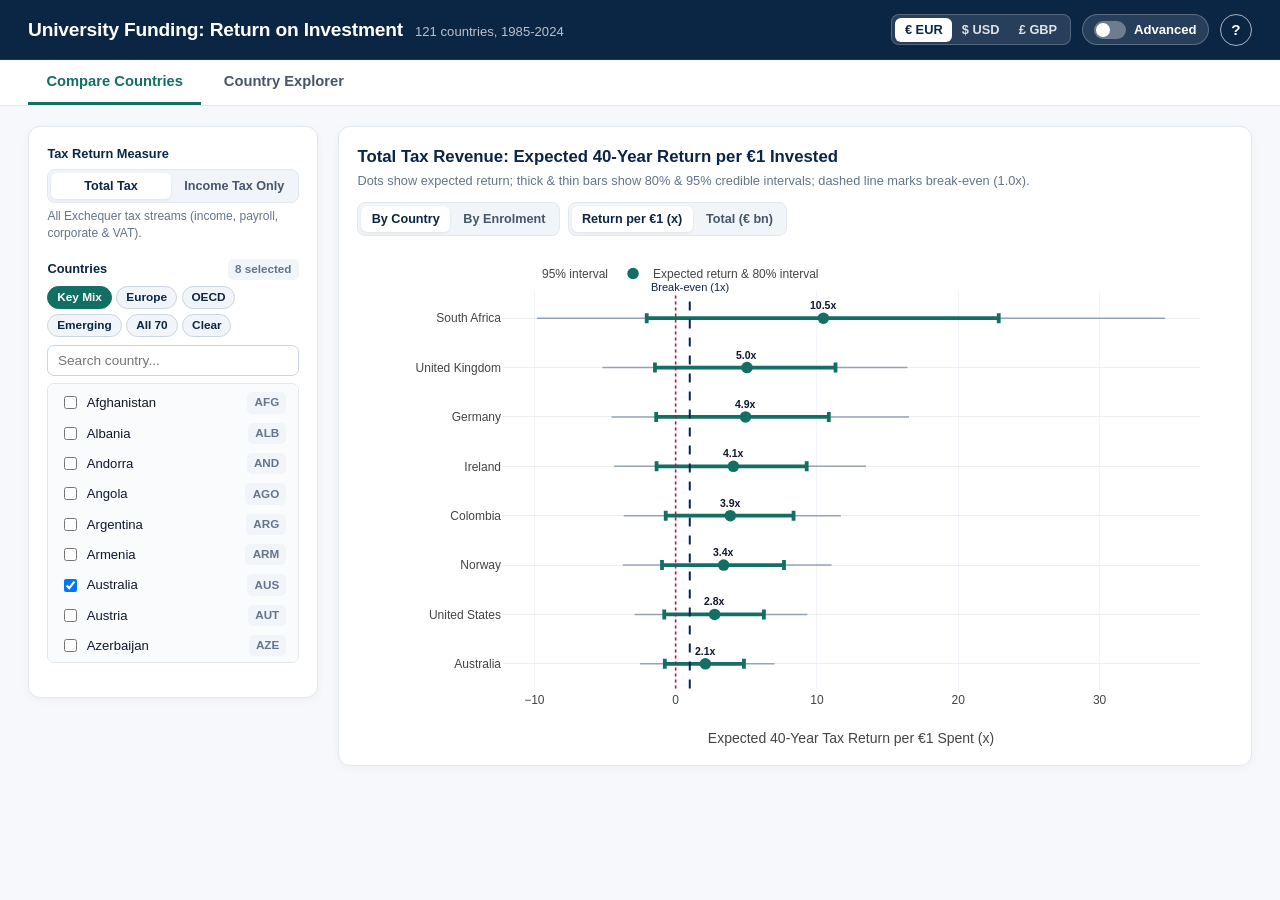
<file: app/index.html>
<!DOCTYPE html>
<html lang="en-GB">
<head>
  <meta charset="UTF-8" />
  <meta name="viewport" content="width=device-width, initial-scale=1.0" />
  <title>University Funding: Return on Investment</title>
  <link rel="icon" type="image/svg+xml" href="favicon.svg" />
  <link rel="alternate icon" type="image/png" href="favicon.png" />
  <link rel="apple-touch-icon" href="favicon.png" />
  <link rel="stylesheet" href="styles.css" />
  <script src="https://cdn.plot.ly/plotly-2.35.2.min.js"></script>
</head>
<body>

  <!-- Clean Top Header -->
  <header class="app-header">
    <div class="header-inner">
      <div class="brand-wrap">
        <h1 class="app-title">University Funding: Return on Investment</h1>
        <span class="app-subtitle">121 countries, 1985-2024</span>
      </div>

      <div class="header-actions">
        <!-- Simple Currency Switcher -->
        <div class="currency-pills" id="currency-pills" role="group" aria-label="Currency">
          <button type="button" class="curr-btn active" data-curr="EUR">&euro; EUR</button>
          <button type="button" class="curr-btn" data-curr="USD">$ USD</button>
          <button type="button" class="curr-btn" data-curr="GBP">&pound; GBP</button>
        </div>

        <!-- Advanced Unit Scale (Only visible when Advanced is ON) -->
        <select id="adv-scale-select" class="adv-unit-select adv-only" aria-label="Scale">
          <option value="TOTAL" selected>Country total (bn)</option>
          <option value="PER_CAPITA">Per person / yr</option>
          <option value="PP">Percentage points (pp)</option>
        </select>

        <!-- Global Advanced Mode Switch -->
        <label class="adv-switch-label" for="adv-mode-toggle" title="Show advanced modelling &amp; scenario options">
          <input type="checkbox" id="adv-mode-toggle" class="adv-switch-input" />
          <span class="adv-switch-track"><span class="adv-switch-thumb"></span></span>
          <span>Advanced</span>
        </label>

        <button type="button" class="help-btn" id="btn-help" title="Quick guide" aria-label="Quick guide">?</button>
      </div>
    </div>
  </header>

  <!-- 2-Tab Navigation -->
  <nav class="tabs-nav" aria-label="Main navigation">
    <div class="tabs-inner">
      <button class="tab-btn active" data-tab="tab1" id="btn-tab1" type="button">Compare Countries</button>
      <button class="tab-btn" data-tab="tab2" id="btn-tab2" type="button">Country Explorer</button>
    </div>
  </nav>

  <!-- Main Workspace -->
  <main class="app-container">

    <!-- =================================================================== -->
    <!-- TAB 1: Compare Countries                                            -->
    <!-- =================================================================== -->
    <section class="tab-pane active" id="tab1">
      <div class="workspace-grid">
        <aside class="panel-card">
          <!-- Simple Tax Measure Toggle -->
          <div class="control-group">
            <span class="control-label">Tax Return Measure</span>
            <div class="segmented-group" id="t1-simple-outcome">
              <button type="button" class="seg-btn active" data-out="tax_gdp">Total Tax</button>
              <button type="button" class="seg-btn" data-out="inc_gdp">Income Tax Only</button>
            </div>
            <div class="control-hint" id="t1-outcome-hint">All Exchequer tax streams (income, payroll, corporate &amp; VAT).</div>
          </div>

          <!-- Country Selector -->
          <div class="control-group">
            <div style="display:flex; justify-content:space-between; align-items:center; margin-bottom:0.35rem;">
              <span class="control-label" style="margin:0;">Countries</span>
              <span id="t1-selected-count" class="country-tag">8 selected</span>
            </div>

            <div class="preset-pills">
              <button type="button" class="preset-pill active" data-preset="default">Key Mix</button>
              <button type="button" class="preset-pill" data-preset="europe">Europe</button>
              <button type="button" class="preset-pill" data-preset="oecd">OECD</button>
              <button type="button" class="preset-pill" data-preset="emerging">Emerging</button>
              <button type="button" class="preset-pill" data-preset="all">All 70</button>
              <button type="button" class="preset-pill" data-preset="clear">Clear</button>
            </div>

            <input type="text" id="t1-country-search" placeholder="Search country..." />
            <div class="country-list-box" id="t1-country-list"></div>
          </div>

          <!-- Advanced Controls (Hidden by default) -->
          <div class="adv-box adv-only">
            <span class="adv-badge">Advanced Options</span>

            <div class="control-group">
              <label class="control-label" for="t1-adv-outcome">All Modelled Outcomes (Y1-Y4)</label>
              <select id="t1-adv-outcome">
                <option value="tax_gdp" selected>Y1: Total Non-Resource Tax (% GDP)</option>
                <option value="inc_gdp">Y2: Direct Income &amp; Profit Tax (% GDP)</option>
                <option value="inc_share">Y3: Direct Income Tax Share (% of tax)</option>
                <option value="goods_share">Y4: Goods &amp; VAT Share (% of tax)</option>
              </select>
            </div>

            <div class="control-group">
              <label class="control-label" for="t1-horizon-select">Time Horizon</label>
              <select id="t1-horizon-select">
                <option value="career" selected>40-Year Career Return</option>
                <option value="10">10-Year Annual Flow</option>
                <option value="5">5-Year Annual Flow</option>
                <option value="both">5-Year vs 10-Year Flow</option>
              </select>
            </div>

            <div class="control-group" id="t1-accounting-wrap">
              <label class="control-label" for="t1-accounting-select">Career Multiplier Rule</label>
              <select id="t1-accounting-select">
                <option value="8.0" selected>Undiscounted Career (8.0x Year-10 flow)</option>
                <option value="5.7">Discounted at r - g = 1.5% (5.7x)</option>
                <option value="4.0">Conservative Two-Wave Bound (4.0x)</option>
              </select>
            </div>

            <div class="control-group" id="t1-scatter-axes-wrap" style="display:none;">
              <label class="control-label" for="t1-scatter-x-select">Scatter Horizontal Axis</label>
              <select id="t1-scatter-x-select">
                <option value="enrolment" selected>Tertiary Enrolment (% of young adults)</option>
                <option value="Z1">Per-Student Spend (% of GDP/person, Z1)</option>
                <option value="Z3">Real Spend per Student (PPP USD, Z3)</option>
                <option value="Z4">Total University Budget (% of GDP, Z4)</option>
              </select>
            </div>

            <button type="button" class="secondary-btn" id="t1-download-btn">Download Selected CSV</button>
          </div>
        </aside>

        <div class="panel-card">
          <div class="chart-header">
            <div class="chart-title-block">
              <h2 id="t1-chart-title">Expected 40-Year Tax Return per +10 pp Per-Student Funding Boost</h2>
              <p class="chart-subtitle" id="t1-chart-subtitle">Points show posterior mean; thick &amp; thin bars show 80% &amp; 95% credible intervals.</p>
            </div>

            <div class="chart-controls">
              <div class="segmented-group compact" id="t1-view-group">
                <button type="button" class="seg-btn active" data-view="ranking">By Country</button>
                <button type="button" class="seg-btn" data-view="scatter">By Enrolment</button>
              </div>

              <div class="segmented-group compact" id="t1-metric-group">
                <button type="button" class="seg-btn active" data-metric="bcr">Return per 1 Spent (x)</button>
                <button type="button" class="seg-btn" data-metric="currency">Currency Total</button>
              </div>
            </div>
          </div>

          <div id="t1-main-plot" class="plot-box-lg"></div>
        </div>
      </div>
    </section>

    <!-- =================================================================== -->
    <!-- TAB 2: Country Explorer                                             -->
    <!-- =================================================================== -->
    <section class="tab-pane" id="tab2">
      <div class="workspace-grid">
        <aside class="panel-card">
          <div class="control-group">
            <label class="control-label" for="t3-country-select">Country</label>
            <select id="t3-country-select"></select>
          </div>

          <div class="control-group">
            <label class="control-label" for="t3-change-select">Funding Change</label>
            <select id="t3-change-select">
              <option value="0.5">+5 pp per student (Modest boost)</option>
              <option value="1.0" selected>+10 pp per student (Standard boost)</option>
              <option value="1.5">+15 pp per student (Major boost)</option>
              <option value="-1.0">-10 pp per student (Funding cut)</option>
            </select>
          </div>

          <div class="control-group">
            <span class="control-label">Chart View</span>
            <div class="segmented-group" id="t3-view-group">
              <button type="button" class="seg-btn active" data-t3view="career">40-Yr Career</button>
              <button type="button" class="seg-btn" data-t3view="annual">5 vs 10 Years</button>
            </div>
          </div>

          <!-- Advanced Country Explorer Options (Hidden by default) -->
          <div class="adv-box adv-only">
            <span class="adv-badge">Advanced Options</span>

            <div class="control-group">
              <label class="control-label" for="t3-z-select">Funding Definition (Z1-Z4)</label>
              <select id="t3-z-select">
                <option value="Z1" selected>Z1: Per-Student Spend (% GDP/person)</option>
                <option value="Z2">Z2: Within-Country 5-Yr Expansion</option>
                <option value="Z3">Z3: Real PPP Dollars per Student (+25%)</option>
                <option value="Z4">Z4: Total Budget Only (Unprotected)</option>
              </select>
            </div>

            <div class="control-group">
              <label class="control-label" for="t3-accounting-select">Career Multiplier Rule</label>
              <select id="t3-accounting-select">
                <option value="8.0" selected>Undiscounted Career (8.0x)</option>
                <option value="5.7">Discounted at 1.5% (5.7x)</option>
                <option value="4.0">Conservative Two-Wave (4.0x)</option>
              </select>
            </div>

            <div class="control-group">
              <span class="control-label">Policy Presets</span>
              <div class="preset-pills" id="t3-scenario-pills">
                <button type="button" class="preset-pill active" data-scen="boost">Per-Student Boost</button>
                <button type="button" class="preset-pill" data-scen="funded_exp">Funded Expansion</button>
                <button type="button" class="preset-pill" data-scen="crowding">Unfunded Crowding</button>
                <button type="button" class="preset-pill" data-scen="cut">Budget Cut</button>
              </div>
            </div>

            <div class="control-group">
              <span class="control-label">Custom National Baseline (Optional Override)</span>
              <div class="mini-grid-2">
                <div>
                  <label class="control-hint" for="t3-base-spend">Spend/Stu (% GDP/pc)</label>
                  <input type="number" id="t3-base-spend" step="0.5" min="1" max="250" />
                </div>
                <div>
                  <label class="control-hint" for="t3-base-enrol">Enrolment (%)</label>
                  <input type="number" id="t3-base-enrol" step="1" min="1" max="140" />
                </div>
              </div>
              <div class="mini-grid-2">
                <div>
                  <label class="control-hint" for="t3-base-budget">Uni Budget (% GDP)</label>
                  <input type="number" id="t3-base-budget" step="0.05" min="0.05" max="5" />
                </div>
                <div>
                  <label class="control-hint" for="t3-base-gdp" id="t3-base-gdp-label">GDP (EUR bn)</label>
                  <input type="number" id="t3-base-gdp" step="5" min="0.5" max="40000" />
                </div>
              </div>
            </div>

            <div class="control-group">
              <span class="control-label">Counterfactual Moderators</span>

              <div class="slider-item">
                <div class="slider-header">
                  <span>Secondary Enrolment (%)</span>
                  <span class="slider-val" id="val-gross_seco_enrolment_pct">--</span>
                </div>
                <input type="range" id="mod-gross_seco_enrolment_pct" min="15" max="140" step="1" />
              </div>

              <div class="slider-item">
                <div class="slider-header">
                  <span>Income Tax Share (%)</span>
                  <span class="slider-val" id="val-income_profit_tax_share_rev_pct">--</span>
                </div>
                <input type="range" id="mod-income_profit_tax_share_rev_pct" min="5" max="65" step="0.5" />
              </div>

              <div class="slider-item">
                <div class="slider-header">
                  <span>Working-Age Share (%)</span>
                  <span class="slider-val" id="val-working_age_pop_15_64_pct">--</span>
                </div>
                <input type="range" id="mod-working_age_pop_15_64_pct" min="48" max="78" step="0.5" />
              </div>

              <div class="slider-item">
                <div class="slider-header">
                  <span>Income Inequality (Gini)</span>
                  <span class="slider-val" id="val-gini_disp_harmonised">--</span>
                </div>
                <input type="range" id="mod-gini_disp_harmonised" min="22" max="62" step="0.5" />
              </div>

              <button type="button" class="secondary-btn" id="t3-reset-btn">Reset to Country Defaults</button>
            </div>
          </div>
        </aside>

        <div>
          <!-- 3 Clean KPI Cards -->
          <div class="kpi-grid">
            <div class="kpi-card">
              <div class="kpi-label" id="kpi-cost-label">Cohort Degree Cost</div>
              <div class="kpi-value" id="kpi-cost-val">--</div>
              <div class="kpi-sub" id="kpi-cost-sub">--</div>
            </div>

            <div class="kpi-card highlight">
              <div class="kpi-label" id="kpi-ret-label">Expected 40-Year Total Tax</div>
              <div class="kpi-value">
                <span id="kpi-ret-val">--</span>
                <span class="kpi-pill" id="kpi-ret-pill">--</span>
              </div>
              <div class="kpi-sub" id="kpi-ret-sub">--</div>
            </div>

            <div class="kpi-card">
              <div class="kpi-label">Chance of Net Gain &amp; Floor</div>
              <div class="kpi-value" id="kpi-prob-val">--</div>
              <div class="kpi-sub" id="kpi-prob-sub">--</div>
            </div>
          </div>

          <div class="panel-card">
            <div class="chart-header">
              <div class="chart-title-block">
                <h2 id="t3-chart-title">Ireland: Cohort Cost vs Expected 40-Year Tax Return</h2>
                <p class="chart-subtitle" id="t3-chart-subtitle">Error bars show 95% credible intervals; dashed line marks break-even.</p>
              </div>
            </div>

            <div id="t3-main-plot" class="plot-box"></div>
          </div>
        </div>
      </div>
    </section>

    <!-- =================================================================== -->
    <!-- QUICK GUIDE (Opened via '?' button)                                 -->
    <!-- =================================================================== -->
    <section class="tab-pane" id="help-pane">
      <div class="help-card">
        <h2>Quick Guide</h2>
        <p>
          This explorer summarises causal estimates across 121 countries (1985-2024) of how changes in public per-student university spending affect national tax revenue.
        </p>

        <h3>Simple vs Advanced Mode</h3>
        <ul>
          <li>By default, the app shows the headline <strong>40-year career return</strong> per entering student cohort with <strong>80% and 95% credible intervals</strong>.</li>
          <li>Switch <strong>Advanced</strong> on in the top-right bar at any time to unlock 5-year and 10-year annual horizons, discounted and conservative accounting rules, all four funding definitions (Z1 to Z4), tax-share outcomes (Y3 and Y4), and custom national baseline inputs.</li>
        </ul>

        <h3>Total Tax vs Income Tax Only</h3>
        <ul>
          <li><strong>Total Tax:</strong> Captures all non-resource Exchequer receipts (income, payroll/social insurance, corporate, and VAT).</li>
          <li><strong>Income Tax Only:</strong> Conservative floor counting direct personal income and corporate profit taxes alone.</li>
          <li>Note that 10-year aggregate tax-to-GDP changes carry substantial macroeconomic uncertainty, shown directly by the error bars on every chart.</li>
        </ul>

        <button type="button" class="secondary-btn" id="btn-close-help" style="max-width:190px; margin-top:1rem;">&larr; Back to App</button>
      </div>
    </section>

  </main>

  <script src="data/app_data.js"></script>
  <script src="app.js"></script>
</body>
</html>
</file>
<file: app/styles.css>
:root {
  --navy: #0b2545;
  --navy-mid: #134074;
  --teal: #136f63;
  --teal-soft: #eef7f5;
  --amber: #d97706;
  --crimson: #be123c;
  --bg: #f6f8fb;
  --card: #ffffff;
  --border: #e2e8f0;
  --border-strong: #cbd5e1;
  --text: #0f172a;
  --muted: #475569;
  --subtle: #64748b;
  --shadow: 0 2px 10px rgba(15, 23, 42, 0.04);
  --radius: 12px;
}

* {
  box-sizing: border-box;
}

body {
  margin: 0;
  font-family: -apple-system, BlinkMacSystemFont, "Segoe UI", Roboto, "Helvetica Neue", Arial, sans-serif;
  background-color: var(--bg);
  color: var(--text);
  line-height: 1.45;
  -webkit-font-smoothing: antialiased;
}

/* Hide advanced controls whenever Advanced Mode is off */
body:not(.advanced-mode) .adv-only {
  display: none !important;
}

/* Top Header */
.app-header {
  background: var(--navy);
  color: #ffffff;
  padding: 0.85rem 1.75rem;
  border-bottom: 1px solid rgba(255, 255, 255, 0.08);
}

.header-inner {
  max-width: 1320px;
  margin: 0 auto;
  display: flex;
  flex-wrap: wrap;
  justify-content: space-between;
  align-items: center;
  gap: 0.85rem;
}

.brand-wrap {
  display: flex;
  align-items: baseline;
  gap: 0.75rem;
  flex-wrap: wrap;
}

.app-title {
  margin: 0;
  font-size: 1.2rem;
  font-weight: 700;
  letter-spacing: -0.01em;
}

.app-subtitle {
  font-size: 0.82rem;
  color: rgba(255, 255, 255, 0.72);
  font-weight: 500;
}

.header-actions {
  display: flex;
  align-items: center;
  gap: 0.7rem;
  flex-wrap: wrap;
}

/* Currency Pills in Header */
.currency-pills {
  display: inline-flex;
  background: rgba(255, 255, 255, 0.12);
  padding: 0.18rem;
  border-radius: 8px;
  border: 1px solid rgba(255, 255, 255, 0.2);
}

.curr-btn {
  appearance: none;
  background: transparent;
  border: none;
  color: rgba(255, 255, 255, 0.85);
  padding: 0.28rem 0.6rem;
  border-radius: 6px;
  font-size: 0.8rem;
  font-weight: 600;
  cursor: pointer;
  transition: all 0.15s ease;
}

.curr-btn:hover {
  color: #ffffff;
}

.curr-btn.active {
  background: #ffffff;
  color: var(--navy);
}

/* Advanced Scale Dropdown (only visible in Advanced Mode) */
.adv-unit-select {
  width: auto;
  padding: 0.3rem 0.55rem;
  border-radius: 7px;
  border: 1px solid rgba(255, 255, 255, 0.28);
  background: rgba(255, 255, 255, 0.14);
  color: #ffffff;
  font-size: 0.8rem;
  font-weight: 600;
  cursor: pointer;
}

.adv-unit-select option {
  color: var(--text);
  background: #ffffff;
}

/* Advanced Toggle Switch */
.adv-switch-label {
  display: inline-flex;
  align-items: center;
  gap: 0.5rem;
  background: rgba(255, 255, 255, 0.12);
  border: 1px solid rgba(255, 255, 255, 0.24);
  padding: 0.3rem 0.7rem;
  border-radius: 999px;
  cursor: pointer;
  user-select: none;
  font-size: 0.82rem;
  font-weight: 600;
  color: #ffffff;
  transition: all 0.15s ease;
}

.adv-switch-label:hover {
  background: rgba(255, 255, 255, 0.2);
}

body.advanced-mode .adv-switch-label {
  background: var(--teal);
  border-color: rgba(255, 255, 255, 0.5);
}

.adv-switch-input {
  position: absolute;
  opacity: 0;
  width: 0;
  height: 0;
}

.adv-switch-track {
  position: relative;
  width: 32px;
  height: 18px;
  background: rgba(255, 255, 255, 0.32);
  border-radius: 999px;
  transition: background 0.18s ease;
}

.adv-switch-thumb {
  position: absolute;
  top: 2px;
  left: 2px;
  width: 14px;
  height: 14px;
  background: #ffffff;
  border-radius: 50%;
  transition: transform 0.18s ease;
}

.adv-switch-input:checked + .adv-switch-track {
  background: rgba(255, 255, 255, 0.45);
}

.adv-switch-input:checked + .adv-switch-track .adv-switch-thumb {
  transform: translateX(14px);
}

.help-btn {
  width: 32px;
  height: 32px;
  border-radius: 50%;
  border: 1.5px solid rgba(255, 255, 255, 0.65);
  background: transparent;
  color: #ffffff;
  font-size: 0.95rem;
  font-weight: 700;
  cursor: pointer;
  display: inline-flex;
  align-items: center;
  justify-content: center;
  transition: all 0.15s ease;
}

.help-btn:hover,
.help-btn.active {
  background: #ffffff;
  color: var(--navy);
}

/* Navigation Tabs */
.tabs-nav {
  background: #ffffff;
  border-bottom: 1px solid var(--border);
  position: sticky;
  top: 0;
  z-index: 40;
}

.tabs-inner {
  max-width: 1320px;
  margin: 0 auto;
  padding: 0 1.75rem;
  display: flex;
  gap: 0.25rem;
  overflow-x: auto;
}

.tab-btn {
  appearance: none;
  background: transparent;
  border: none;
  border-bottom: 3px solid transparent;
  padding: 0.8rem 1.15rem;
  font-size: 0.92rem;
  font-weight: 600;
  color: var(--muted);
  cursor: pointer;
  white-space: nowrap;
  transition: all 0.15s ease;
}

.tab-btn:hover {
  color: var(--navy);
}

.tab-btn.active {
  color: var(--teal);
  border-bottom-color: var(--teal);
}

/* Main Workspace */
.app-container {
  max-width: 1320px;
  margin: 1.25rem auto 2.5rem;
  padding: 0 1.75rem;
}

.tab-pane {
  display: none;
}

.tab-pane.active {
  display: block;
}

.workspace-grid {
  display: grid;
  grid-template-columns: 290px 1fr;
  gap: 1.25rem;
  align-items: start;
}

@media (max-width: 940px) {
  .workspace-grid {
    grid-template-columns: 1fr;
  }
}

/* Cards */
.panel-card {
  background: var(--card);
  border: 1px solid var(--border);
  border-radius: var(--radius);
  box-shadow: var(--shadow);
  padding: 1.15rem;
}

.chart-header {
  display: flex;
  flex-wrap: wrap;
  justify-content: space-between;
  align-items: center;
  gap: 0.75rem;
  margin-bottom: 0.65rem;
}

.chart-title-block h2 {
  margin: 0;
  font-size: 1.05rem;
  font-weight: 700;
  color: var(--navy);
}

.chart-subtitle {
  margin: 0.15rem 0 0;
  font-size: 0.8rem;
  color: var(--subtle);
}

.chart-controls {
  display: flex;
  flex-wrap: wrap;
  align-items: center;
  gap: 0.5rem;
}

/* Controls */
.control-group {
  margin-bottom: 1rem;
}

.control-group:last-child {
  margin-bottom: 0;
}

.control-label {
  display: block;
  font-size: 0.8rem;
  font-weight: 600;
  color: var(--navy);
  margin-bottom: 0.35rem;
}

.control-hint {
  margin-top: 0.3rem;
  font-size: 0.75rem;
  color: var(--subtle);
}

select,
input[type="text"],
input[type="number"] {
  width: 100%;
  padding: 0.46rem 0.6rem;
  border: 1px solid var(--border-strong);
  border-radius: 7px;
  font-size: 0.85rem;
  color: var(--text);
  background: #ffffff;
}

select:focus,
input[type="text"]:focus,
input[type="number"]:focus {
  outline: none;
  border-color: var(--teal);
}

/* Segmented Buttons */
.segmented-group {
  display: inline-flex;
  width: 100%;
  background: #f1f5f9;
  padding: 0.18rem;
  border-radius: 8px;
  border: 1px solid var(--border);
  gap: 0.18rem;
}

.segmented-group.compact {
  width: auto;
}

.seg-btn {
  flex: 1;
  background: transparent;
  border: none;
  padding: 0.38rem 0.65rem;
  font-size: 0.79rem;
  font-weight: 600;
  color: var(--muted);
  border-radius: 6px;
  cursor: pointer;
  white-space: nowrap;
  transition: all 0.12s ease;
}

.seg-btn:hover {
  color: var(--navy);
}

.seg-btn.active {
  background: #ffffff;
  color: var(--navy);
  box-shadow: 0 1px 3px rgba(15, 23, 42, 0.08);
}

/* Advanced Panel Box inside Sidebar */
.adv-box {
  margin-top: 1rem;
  padding-top: 0.95rem;
  border-top: 1px dashed var(--border-strong);
}

.adv-badge {
  display: inline-block;
  font-size: 0.7rem;
  font-weight: 700;
  text-transform: uppercase;
  letter-spacing: 0.04em;
  color: var(--teal);
  background: var(--teal-soft);
  padding: 0.15rem 0.5rem;
  border-radius: 999px;
  margin-bottom: 0.65rem;
}

/* Preset Pills */
.preset-pills {
  display: flex;
  flex-wrap: wrap;
  gap: 0.3rem;
  margin-bottom: 0.5rem;
}

.preset-pill {
  background: #f1f5f9;
  border: 1px solid var(--border-strong);
  color: var(--navy);
  padding: 0.22rem 0.55rem;
  border-radius: 999px;
  font-size: 0.74rem;
  font-weight: 600;
  cursor: pointer;
}

.preset-pill:hover {
  background: #e2e8f0;
}

.preset-pill.active {
  background: var(--teal);
  border-color: var(--teal);
  color: #ffffff;
}

/* Country Checklist */
.country-list-box {
  max-height: 280px;
  overflow-y: auto;
  border: 1px solid var(--border);
  border-radius: 7px;
  padding: 0.25rem;
  background: #fafbfc;
  margin-top: 0.4rem;
}

.country-item {
  display: flex;
  align-items: center;
  justify-content: space-between;
  padding: 0.28rem 0.45rem;
  border-radius: 5px;
  font-size: 0.82rem;
}

.country-item:hover {
  background: #f1f5f9;
}

.country-item label {
  display: flex;
  align-items: center;
  gap: 0.45rem;
  cursor: pointer;
  flex: 1;
}

.country-tag {
  font-size: 0.73rem;
  font-weight: 600;
  color: var(--subtle);
  background: #f1f5f9;
  padding: 0.14rem 0.45rem;
  border-radius: 5px;
}

/* Plot Containers */
.plot-box-lg {
  width: 100%;
  min-height: 500px;
}

.plot-box {
  width: 100%;
  min-height: 460px;
}

/* KPI Metric Cards on Tab 3 */
.kpi-grid {
  display: grid;
  grid-template-columns: repeat(3, 1fr);
  gap: 0.9rem;
  margin-bottom: 1rem;
}

@media (max-width: 760px) {
  .kpi-grid {
    grid-template-columns: 1fr;
  }
}

.kpi-card {
  background: var(--card);
  border: 1px solid var(--border);
  border-radius: var(--radius);
  box-shadow: var(--shadow);
  padding: 0.95rem 1.1rem;
}

.kpi-card.highlight {
  border-top: 3px solid var(--teal);
}

.kpi-label {
  font-size: 0.78rem;
  font-weight: 600;
  color: var(--muted);
  margin-bottom: 0.25rem;
}

.kpi-value {
  font-size: 1.55rem;
  font-weight: 700;
  color: var(--navy);
  letter-spacing: -0.02em;
  display: flex;
  align-items: baseline;
  gap: 0.45rem;
  flex-wrap: wrap;
}

.kpi-pill {
  font-size: 0.76rem;
  font-weight: 700;
  color: var(--teal);
  background: var(--teal-soft);
  padding: 0.12rem 0.48rem;
  border-radius: 999px;
}

.kpi-sub {
  margin-top: 0.25rem;
  font-size: 0.76rem;
  color: var(--subtle);
}

/* Player Bar on Tab 2 */
.player-bar {
  display: flex;
  align-items: center;
  gap: 0.85rem;
  background: var(--card);
  border: 1px solid var(--border);
  border-radius: var(--radius);
  padding: 0.7rem 1rem;
  margin-bottom: 0.9rem;
  box-shadow: var(--shadow);
}

.play-btn {
  background: var(--teal);
  color: #ffffff;
  border: none;
  border-radius: 7px;
  padding: 0.42rem 0.9rem;
  font-size: 0.82rem;
  font-weight: 600;
  cursor: pointer;
  white-space: nowrap;
}

.play-btn:hover {
  opacity: 0.92;
}

.wave-slider-wrap {
  flex: 1;
}

.wave-slider-wrap input[type="range"] {
  width: 100%;
  accent-color: var(--teal);
  cursor: pointer;
}

.wave-ticks {
  display: flex;
  justify-content: space-between;
  font-size: 0.7rem;
  color: var(--subtle);
  margin-top: 0.1rem;
}

.wave-badge {
  font-size: 0.82rem;
  font-weight: 700;
  color: var(--navy);
  background: #f1f5f9;
  padding: 0.28rem 0.65rem;
  border-radius: 6px;
  white-space: nowrap;
}

/* Sliders & Custom Inputs in Advanced Mode */
.mini-grid-2 {
  display: grid;
  grid-template-columns: 1fr 1fr;
  gap: 0.5rem;
  margin-bottom: 0.65rem;
}

.slider-item {
  margin-bottom: 0.6rem;
}

.slider-header {
  display: flex;
  justify-content: space-between;
  font-size: 0.75rem;
  color: var(--muted);
  margin-bottom: 0.15rem;
}

.slider-val {
  font-weight: 600;
  color: var(--navy);
}

.slider-item input[type="range"] {
  width: 100%;
  accent-color: var(--teal);
}

.secondary-btn {
  width: 100%;
  padding: 0.42rem 0.65rem;
  border: 1px solid var(--border-strong);
  border-radius: 7px;
  background: #f8fafc;
  color: var(--navy);
  font-size: 0.79rem;
  font-weight: 600;
  cursor: pointer;
  margin-top: 0.35rem;
}

.secondary-btn:hover {
  background: #e2e8f0;
}

/* Help Card */
.help-card {
  max-width: 760px;
  margin: 0 auto;
  background: var(--card);
  border: 1px solid var(--border);
  border-radius: var(--radius);
  box-shadow: var(--shadow);
  padding: 1.6rem 1.9rem;
}

.help-card h2 {
  margin-top: 0;
  font-size: 1.2rem;
  color: var(--navy);
}

.help-card h3 {
  margin: 1.1rem 0 0.35rem;
  font-size: 0.95rem;
  color: var(--teal);
}

.help-card p,
.help-card li {
  font-size: 0.88rem;
  color: var(--muted);
}

.help-card ul {
  padding-left: 1.2rem;
  margin: 0.35rem 0;
}
</file>
